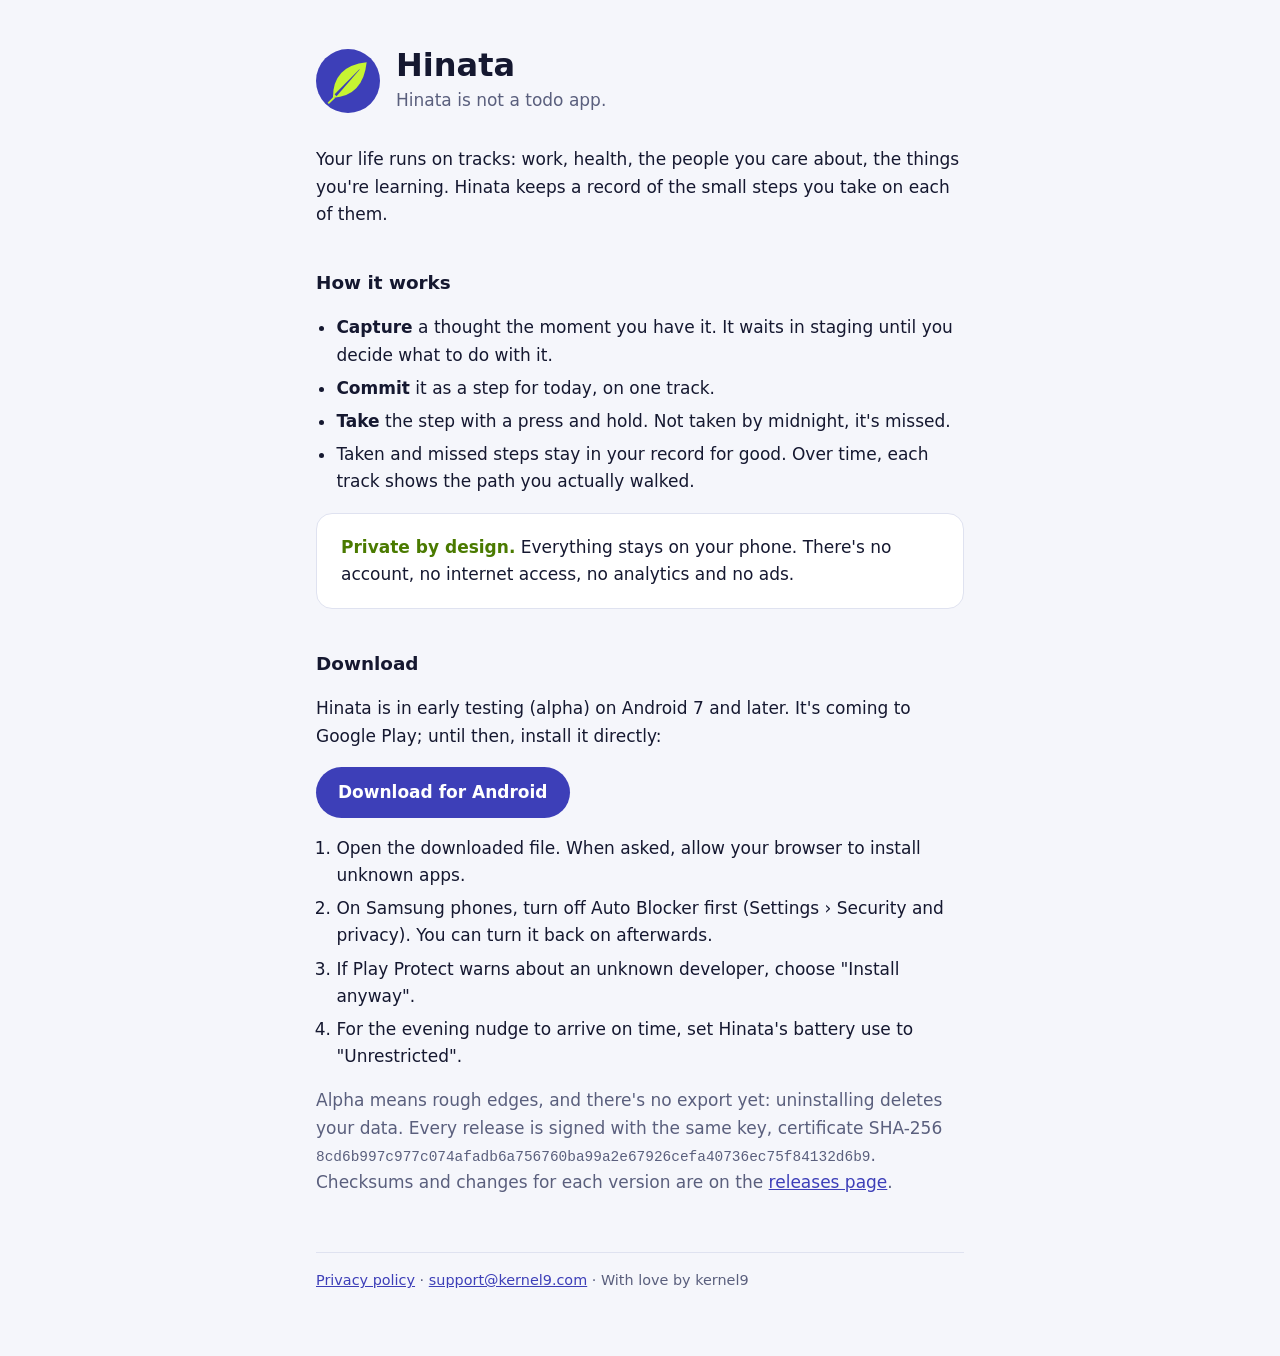
<file: index.html>
<!doctype html>
<html lang="en">
<head>
  <meta charset="utf-8">
  <meta name="viewport" content="width=device-width, initial-scale=1">
  <title>Hinata</title>
  <meta name="description" content="Hinata is not a todo app. Commit small steps for today, on the tracks of your life. Everything stays on your phone.">
  <link rel="icon" href="favicon.png">
  <link rel="apple-touch-icon" href="apple-touch-icon.png">
  <link rel="stylesheet" href="style.css">
</head>
<body>
<main>
  <header>
    <img src="icon.svg" alt="">
    <div>
      <h1>Hinata</h1>
      <p>Hinata is not a todo app.</p>
    </div>
  </header>

  <p>Your life runs on tracks: work, health, the people you care about, the
  things you're learning. Hinata keeps a record of the small steps you take on
  each of them.</p>

  <h2>How it works</h2>
  <ul>
    <li><strong>Capture</strong> a thought the moment you have it. It waits in
      staging until you decide what to do with it.</li>
    <li><strong>Commit</strong> it as a step for today, on one track.</li>
    <li><strong>Take</strong> the step with a press and hold. Not taken by
      midnight, it's missed.</li>
    <li>Taken and missed steps stay in your record for good. Over time, each
      track shows the path you actually walked.</li>
  </ul>

  <div class="card">
    <p><strong>Private by design.</strong> Everything stays on your phone.
    There's no account, no internet access, no analytics and no ads.</p>
  </div>

  <h2>Download</h2>
  <p>Hinata is in early testing (alpha) on Android 7 and later. It's coming to
  Google Play; until then, install it directly:</p>
  <p><a class="button" href="https://github.com/kernel-nine/hinata-site/releases/latest/download/hinata.apk">Download for Android</a></p>
  <ol>
    <li>Open the downloaded file. When asked, allow your browser to install
      unknown apps.</li>
    <li>On Samsung phones, turn off Auto Blocker first (Settings › Security
      and privacy). You can turn it back on afterwards.</li>
    <li>If Play Protect warns about an unknown developer, choose "Install
      anyway".</li>
    <li>For the evening nudge to arrive on time, set Hinata's battery use to
      "Unrestricted".</li>
  </ol>
  <p class="muted">Alpha means rough edges, and there's no export yet:
  uninstalling deletes your data. Every release is signed with the same key,
  certificate SHA-256
  <code>8cd6b997c977c074afadb6a756760ba99a2e67926cefa40736ec75f84132d6b9</code>.
  Checksums and changes for each version are on the
  <a href="https://github.com/kernel-nine/hinata-site/releases">releases page</a>.</p>

  <footer>
    <a href="privacy/">Privacy policy</a> ·
    <a href="mailto:support@kernel9.com">support@kernel9.com</a> ·
    With love by kernel9
  </footer>
</main>
</body>
</html>
</file>
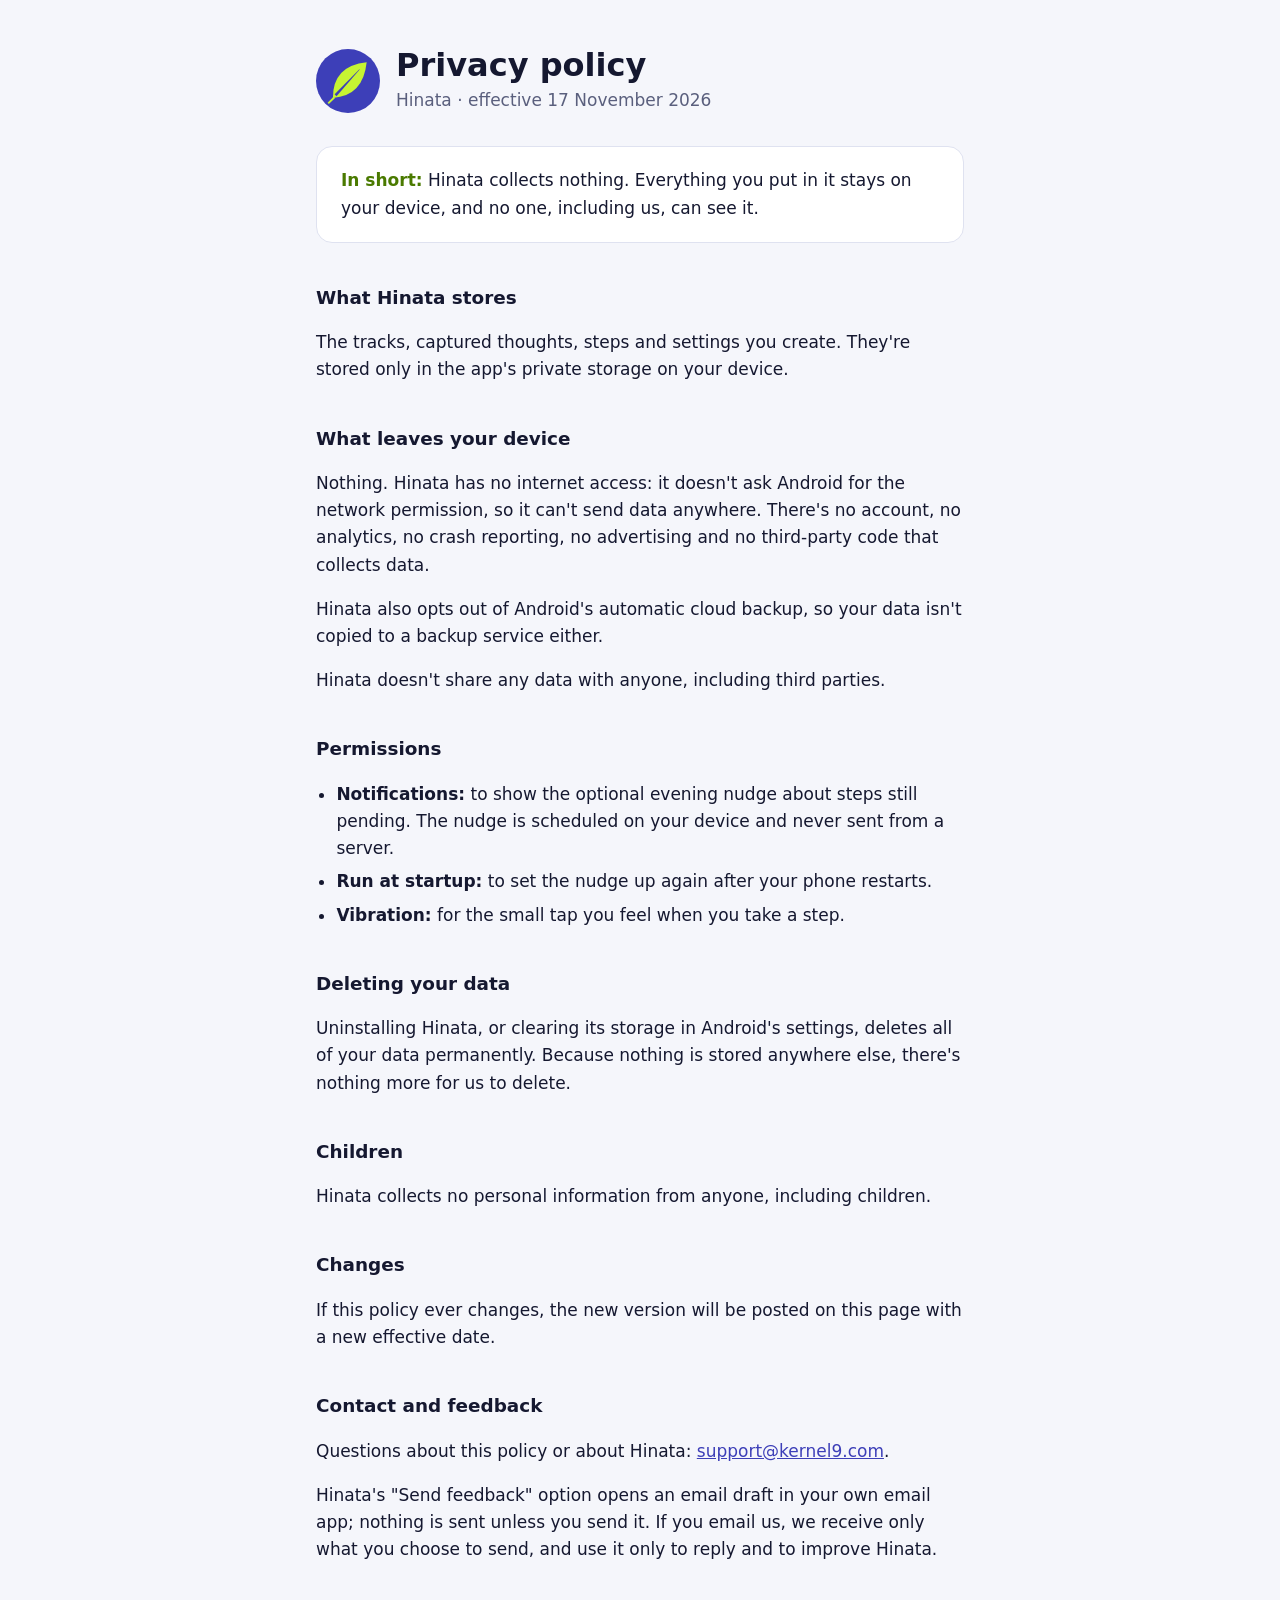
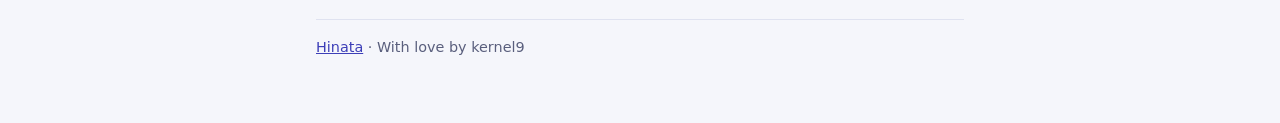
<file: privacy/index.html>
<!doctype html>
<html lang="en">
<head>
  <meta charset="utf-8">
  <meta name="viewport" content="width=device-width, initial-scale=1">
  <title>Hinata privacy policy</title>
  <meta name="description" content="Hinata collects no data. Everything stays on your device.">
  <link rel="icon" href="../favicon.png">
  <link rel="stylesheet" href="../style.css">
</head>
<body>
<main>
  <header>
    <img src="../icon.svg" alt="">
    <div>
      <h1>Privacy policy</h1>
      <p>Hinata · effective 17 November 2026</p>
    </div>
  </header>

  <div class="card">
    <p><strong>In short:</strong> Hinata collects nothing. Everything you put
    in it stays on your device, and no one, including us, can see it.</p>
  </div>

  <h2>What Hinata stores</h2>
  <p>The tracks, captured thoughts, steps and settings you create. They're
  stored only in the app's private storage on your device.</p>

  <h2>What leaves your device</h2>
  <p>Nothing. Hinata has no internet access: it doesn't ask Android for the
  network permission, so it can't send data anywhere. There's no account, no
  analytics, no crash reporting, no advertising and no third-party code that
  collects data.</p>
  <p>Hinata also opts out of Android's automatic cloud backup, so your data
  isn't copied to a backup service either.</p>
  <p>Hinata doesn't share any data with anyone, including third parties.</p>

  <h2>Permissions</h2>
  <ul>
    <li><strong>Notifications:</strong> to show the optional evening nudge
      about steps still pending. The nudge is scheduled on your device and
      never sent from a server.</li>
    <li><strong>Run at startup:</strong> to set the nudge up again after your
      phone restarts.</li>
    <li><strong>Vibration:</strong> for the small tap you feel when you take a
      step.</li>
  </ul>

  <h2>Deleting your data</h2>
  <p>Uninstalling Hinata, or clearing its storage in Android's settings,
  deletes all of your data permanently. Because nothing is stored anywhere
  else, there's nothing more for us to delete.</p>

  <h2>Children</h2>
  <p>Hinata collects no personal information from anyone, including
  children.</p>

  <h2>Changes</h2>
  <p>If this policy ever changes, the new version will be posted on this page
  with a new effective date.</p>

  <h2>Contact and feedback</h2>
  <p>Questions about this policy or about Hinata:
  <a href="mailto:support@kernel9.com">support@kernel9.com</a>.</p>
  <p>Hinata's "Send feedback" option opens an email draft in your own email
  app; nothing is sent unless you send it. If you email us, we receive only
  what you choose to send, and use it only to reply and to improve Hinata.</p>

  <footer>
    <a href="../">Hinata</a> · With love by kernel9
  </footer>
</main>
</body>
</html>
</file>
<file: style.css>
:root {
  --bg: #f5f6fb;
  --surface: #ffffff;
  --text: #151830;
  --muted: #5a5f7d;
  --primary: #3d3fb8;
  --accent: #4a7a00;
  --line: #dfe2f0;
  --on-primary: #ffffff;
}

@media (prefers-color-scheme: dark) {
  :root {
    --bg: #0d0f1f;
    --surface: #151833;
    --text: #e3e4f7;
    --muted: #a4a8c8;
    --primary: #c6f432;
    --accent: #c6f432;
    --line: #2a2e52;
    --on-primary: #1c2600;
  }
}

* { box-sizing: border-box; }

body {
  margin: 0;
  background: var(--bg);
  color: var(--text);
  font: 17px/1.6 system-ui, -apple-system, "Segoe UI", Roboto, sans-serif;
}

main {
  max-width: 680px;
  margin: 0 auto;
  padding: 48px 16px 64px;
}

header { display: flex; align-items: center; gap: 16px; margin-bottom: 32px; }
header img { width: 64px; height: 64px; }
header h1 { margin: 0; font-size: 2rem; line-height: 1.1; }
header p { margin: 4px 0 0; color: var(--muted); }

h2 { margin: 40px 0 8px; font-size: 1.15rem; }
p, li { color: var(--text); }
.muted { color: var(--muted); }
a { color: var(--primary); }

.card {
  background: var(--surface);
  border: 1px solid var(--line);
  border-radius: 16px;
  padding: 20px 24px;
  margin: 16px 0;
}
.card p { margin: 0; }
.card strong { color: var(--accent); }

ul { padding-left: 1.2em; }
li { margin: 6px 0; }

footer {
  margin-top: 56px;
  padding-top: 16px;
  border-top: 1px solid var(--line);
  color: var(--muted);
  font-size: 0.9rem;
}

.button {
  display: inline-block;
  padding: 12px 22px;
  border-radius: 999px;
  background: var(--primary);
  color: var(--on-primary);
  font-weight: 600;
  text-decoration: none;
}

ol { padding-left: 1.2em; }
code { overflow-wrap: anywhere; font-size: 0.85em; }
</file>
